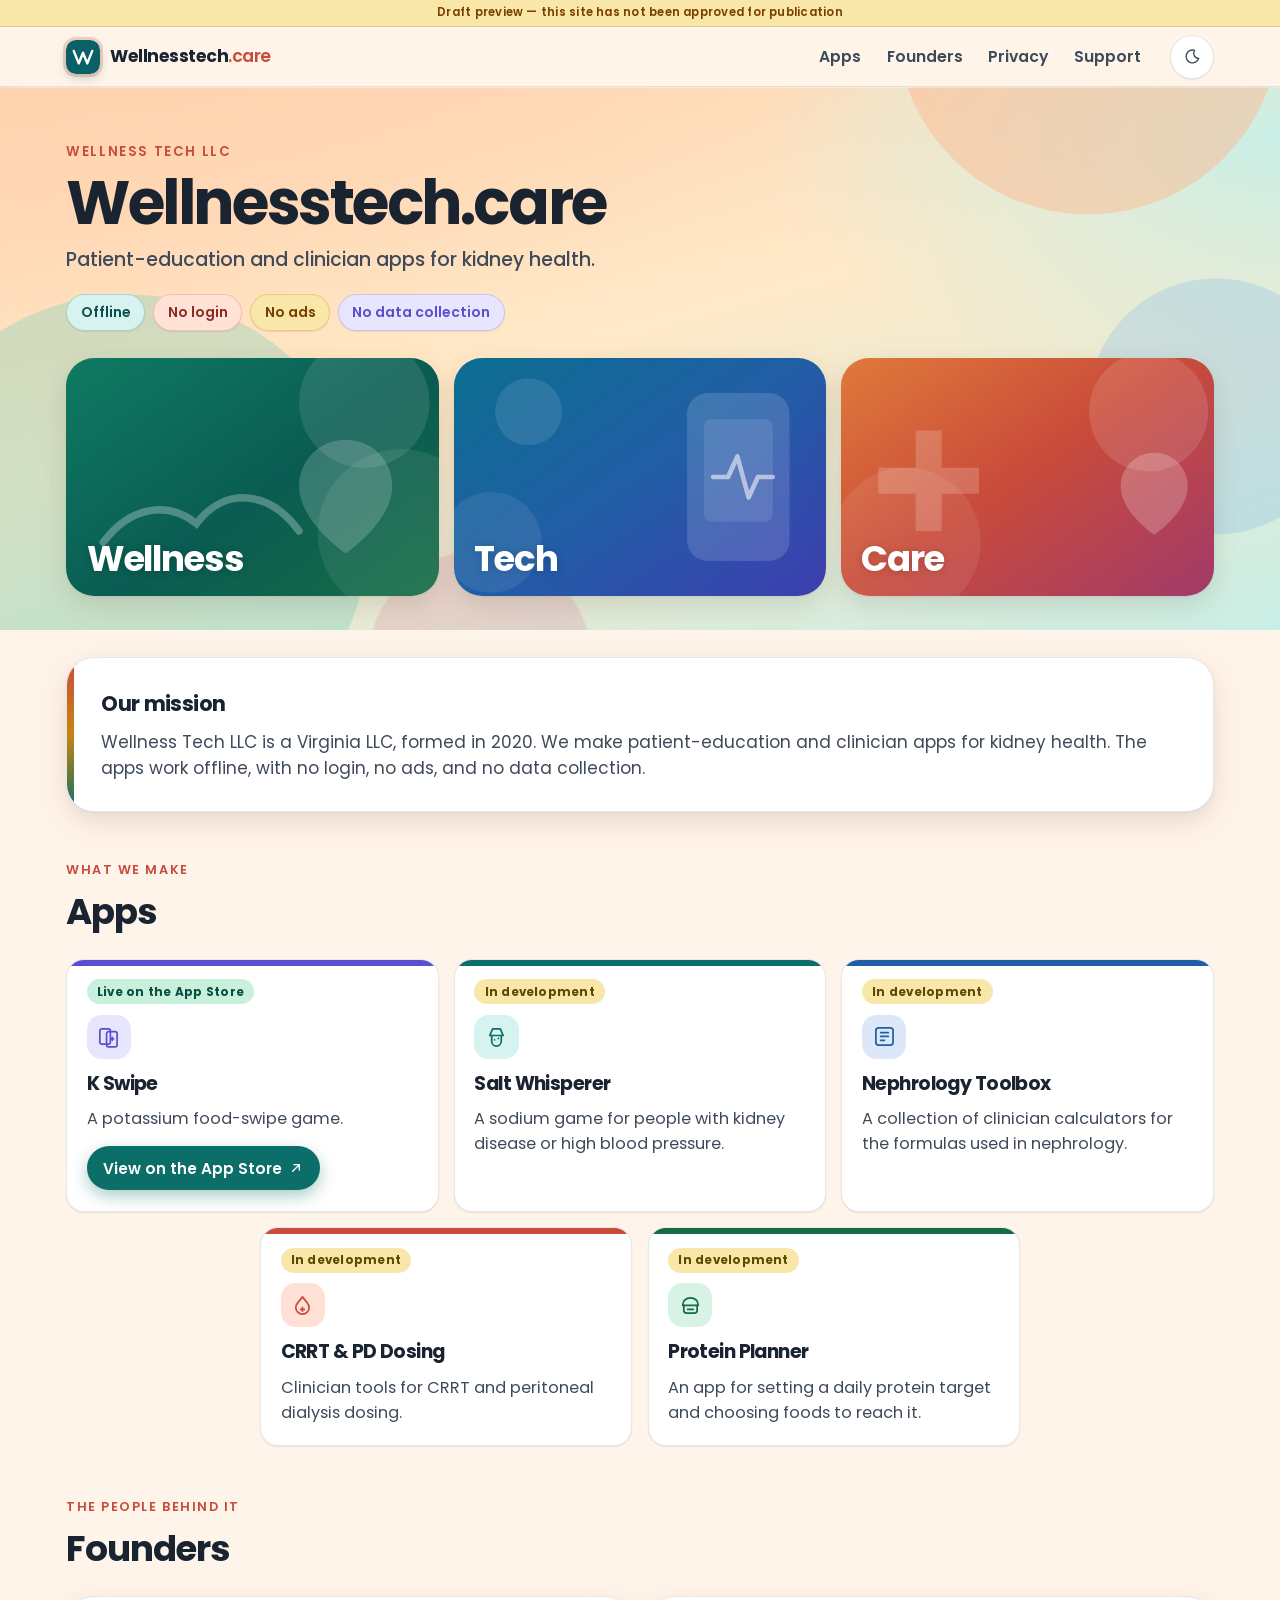
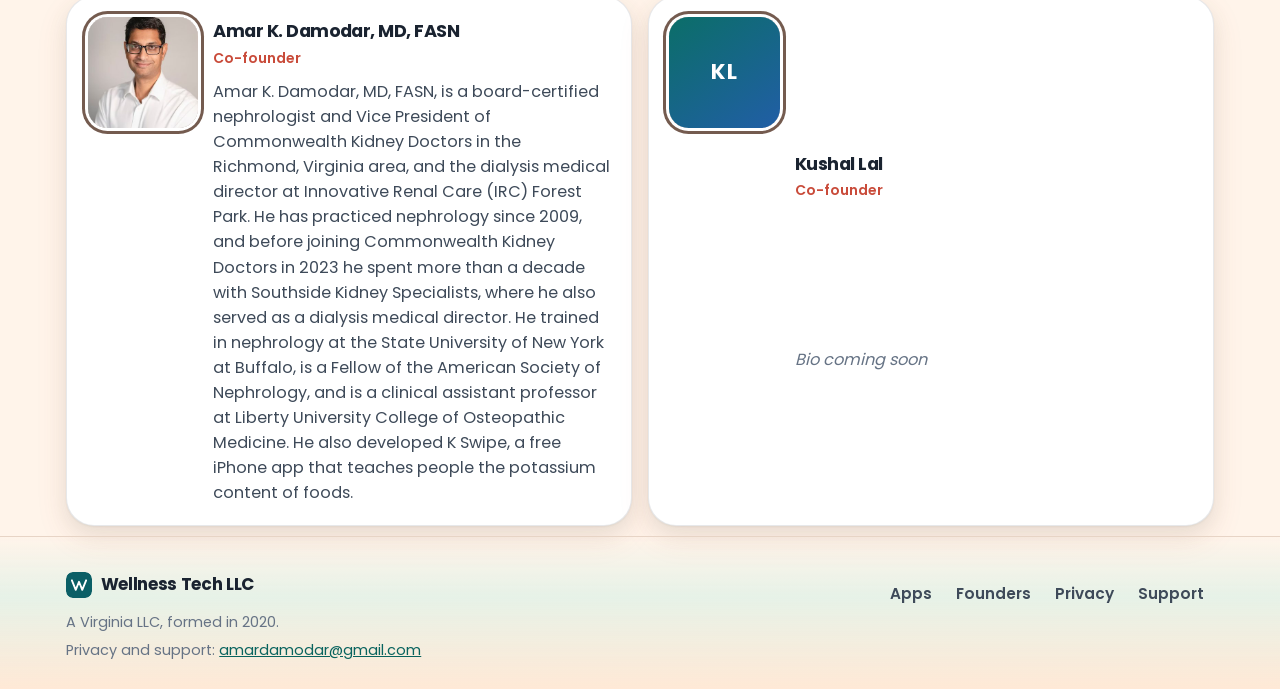
<file: index.html>
<!DOCTYPE html>
<html lang="en">
<head>
  <meta charset="utf-8">
  <meta name="viewport" content="width=device-width, initial-scale=1, viewport-fit=cover">
  <meta name="theme-color" content="#FFF4EA" media="(prefers-color-scheme: light)">
  <meta name="theme-color" content="#102326" media="(prefers-color-scheme: dark)">
  <meta name="description" content="Wellness Tech LLC makes patient-education and clinician apps for kidney health. Offline, no login, no ads, and no data collection.">
  <meta name="robots" content="noindex, nofollow">
  <title>Wellnesstech.care — Wellness Tech LLC (Draft preview)</title>
  <link rel="icon" type="image/svg+xml" href="./img/logo.svg">
  <link rel="icon" type="image/png" sizes="32x32" href="./img/favicon-32.png">
  <link rel="apple-touch-icon" href="./img/apple-touch-icon.png">
  <link rel="stylesheet" href="./css/styles.css">
  <script>
    (function () {
      try {
        var q = new URLSearchParams(location.search).get("theme");
        if (q === "light" || q === "dark") {
          document.documentElement.setAttribute("data-theme", q);
          return;
        }
        var t = localStorage.getItem("wt-theme");
        if (t === "light" || t === "dark") document.documentElement.setAttribute("data-theme", t);
      } catch (e) {}
    })();
  </script>
</head>
<body>
  <a class="skip" href="#main">Skip to content</a>
  <div class="draft-banner" role="status">Draft preview — this site has not been approved for publication</div>
  <header class="site-header">
    <div class="wrap header-inner">
      <a class="brand" href="./">
        <img class="brand-mark" src="./img/logo.svg" width="32" height="32" alt="">
        <span class="brand-name">Wellnesstech<span class="dotcare">.care</span></span>
      </a>
      <nav class="site-nav" aria-label="Primary">
        <a href="./#apps">Apps</a>
        <a href="./#founders">Founders</a>
        <a href="./privacy.html">Privacy</a>
        <a href="./support.html">Support</a>
      </nav>
      <button type="button" class="theme-btn" id="theme-toggle" aria-label="Switch theme" aria-pressed="false">
        <svg class="icon-moon" viewBox="0 0 24 24" fill="none" stroke="currentColor" stroke-width="1.8" stroke-linecap="round" stroke-linejoin="round" aria-hidden="true">
          <path d="M15.4 3.1A8.6 8.6 0 1 0 20.9 14 7 7 0 0 1 15.4 3.1z"/>
        </svg>
        <svg class="icon-sun" viewBox="0 0 24 24" fill="none" stroke="currentColor" stroke-width="1.8" stroke-linecap="round" stroke-linejoin="round" aria-hidden="true">
          <circle cx="12" cy="12" r="4.2"/>
          <path d="M12 3v1.6M12 19.4V21M3 12h1.6M19.4 12H21M5.6 5.6l1.1 1.1M17.3 17.3l1.1 1.1M18.4 5.6l-1.1 1.1M6.7 17.3l-1.1 1.1"/>
        </svg>
      </button>
    </div>
  </header>
  <main id="main">
    <section class="hero">
      <div class="hero-art" aria-hidden="true">
        <svg viewBox="0 0 800 500" preserveAspectRatio="xMidYMid slice" focusable="false">
          <circle cx="680" cy="40" r="120" fill="#ffb38a" fill-opacity="0.45"/>
          <circle cx="80" cy="360" r="150" fill="#5ec8b8" fill-opacity="0.28"/>
          <circle cx="420" cy="-20" r="90" fill="#f0c94d" fill-opacity="0.35"/>
          <circle cx="300" cy="440" r="70" fill="#e07a9a" fill-opacity="0.22"/>
          <circle cx="760" cy="280" r="80" fill="#7eb6e8" fill-opacity="0.28"/>
        </svg>
      </div>
      <div class="wrap">
        <p class="hero-eyebrow">Wellness Tech LLC</p>
        <h1>Wellnesstech.care</h1>
        <p class="hero-lede">Patient-education and clinician apps for kidney health.</p>
        <ul class="principles" aria-label="How the apps are built">
          <li>Offline</li>
          <li>No login</li>
          <li>No ads</li>
          <li>No data collection</li>
        </ul>
      </div>
      <div class="triptych" aria-label="Wellness, Tech, Care">
        <div class="tri-panel tri-wellness">
          <svg class="tri-bg" viewBox="0 0 400 280" preserveAspectRatio="xMaxYMid slice" aria-hidden="true" focusable="false">
            <circle cx="320" cy="60" r="70" fill="#fff" fill-opacity="0.10"/>
            <circle cx="360" cy="200" r="90" fill="#fff" fill-opacity="0.08"/>
            <path d="M250 150c0-28 22-50 50-50s50 22 50 50c0 38-50 72-50 72s-50-34-50-72z" fill="#fff" fill-opacity="0.18"/>
            <path d="M40 210c30-40 70-44 100-20 30-40 78-36 110 8" fill="none" stroke="#fff" stroke-opacity="0.28" stroke-width="8" stroke-linecap="round"/>
          </svg>
          <h2>Wellness</h2>
        </div>
        <div class="tri-panel tri-tech">
          <svg class="tri-bg" viewBox="0 0 400 280" preserveAspectRatio="xMaxYMid slice" aria-hidden="true" focusable="false">
            <rect x="250" y="50" width="110" height="180" rx="22" fill="#fff" fill-opacity="0.14"/>
            <rect x="268" y="78" width="74" height="110" rx="8" fill="#fff" fill-opacity="0.10"/>
            <path d="M278 140h16l10-22 12 44 10-22h16" fill="none" stroke="#fff" stroke-opacity="0.55" stroke-width="5" stroke-linecap="round" stroke-linejoin="round"/>
            <circle cx="80" cy="70" r="36" fill="#fff" fill-opacity="0.10"/>
            <circle cx="40" cy="210" r="54" fill="#fff" fill-opacity="0.08"/>
          </svg>
          <h2>Tech</h2>
        </div>
        <div class="tri-panel tri-care">
          <svg class="tri-bg" viewBox="0 0 400 280" preserveAspectRatio="xMaxYMid slice" aria-hidden="true" focusable="false">
            <circle cx="330" cy="70" r="64" fill="#fff" fill-opacity="0.12"/>
            <circle cx="70" cy="210" r="80" fill="#fff" fill-opacity="0.08"/>
            <path d="M300 150c0-20 16-36 36-36s36 16 36 36c0 28-36 52-36 52s-36-24-36-52z" fill="#fff" fill-opacity="0.22"/>
            <path d="M40 130h40v-40h28v40h40v28h-40v40h-28v-40h-40z" fill="#fff" fill-opacity="0.18"/>
          </svg>
          <h2>Care</h2>
        </div>
      </div>
    </section>

    <section class="mission" aria-labelledby="mission-heading">
      <div class="wrap">
        <div class="mission-card">
          <h2 id="mission-heading">Our mission</h2>
          <p>Wellness Tech LLC is a Virginia LLC, formed in 2020. We make patient-education and clinician apps for kidney health. The apps work offline, with no login, no ads, and no data collection.</p>
        </div>
      </div>
    </section>

    <section class="section" id="apps" aria-labelledby="apps-heading">
      <div class="wrap">
        <p class="section-kicker">What we make</p>
        <div class="section-head">
          <h2 id="apps-heading">Apps</h2>
        </div>
        <div class="apps-grid">
          <article class="app-card app-kswipe">
            <span class="badge badge-live">Live on the App Store</span>
            <span class="app-icon" aria-hidden="true">
              <svg viewBox="0 0 24 24" fill="none" stroke="currentColor" stroke-width="1.8" stroke-linecap="round" stroke-linejoin="round"><rect x="3" y="4" width="11" height="16" rx="2"/><rect x="10" y="7" width="11" height="16" rx="2"/><path d="M14.5 14.5h3M16 13v3"/></svg>
            </span>
            <h3>K Swipe</h3>
            <p>A potassium food-swipe game.</p>
            <a class="btn" href="https://apps.apple.com/us/app/k-swipe/id6827366810" rel="noopener noreferrer">
              View on the App Store
              <svg viewBox="0 0 24 24" fill="none" stroke="currentColor" stroke-width="2" stroke-linecap="round" stroke-linejoin="round" aria-hidden="true"><path d="M7 17 17 7M9 7h8v8"/></svg>
            </a>
          </article>
          <article class="app-card app-salt">
            <span class="badge badge-dev">In development</span>
            <span class="app-icon" aria-hidden="true">
              <svg viewBox="0 0 24 24" fill="none" stroke="currentColor" stroke-width="1.8" stroke-linecap="round" stroke-linejoin="round"><path d="M8 4h8l3 7H5L8 4z"/><path d="M7 11v6a5 5 0 0 0 10 0v-6"/><path d="M10 15.5h.01M14 14h.01"/></svg>
            </span>
            <h3>Salt Whisperer</h3>
            <p>A sodium game for people with kidney disease or high blood pressure.</p>
          </article>
          <article class="app-card app-toolbox">
            <span class="badge badge-dev">In development</span>
            <span class="app-icon" aria-hidden="true">
              <svg viewBox="0 0 24 24" fill="none" stroke="currentColor" stroke-width="1.8" stroke-linecap="round" stroke-linejoin="round"><rect x="3" y="3" width="18" height="18" rx="3"/><path d="M8 8h8M8 12h8M8 16h4"/></svg>
            </span>
            <h3>Nephrology Toolbox</h3>
            <p>A collection of clinician calculators for the formulas used in nephrology.</p>
          </article>
          <article class="app-card app-crrt">
            <span class="badge badge-dev">In development</span>
            <span class="app-icon" aria-hidden="true">
              <svg viewBox="0 0 24 24" fill="none" stroke="currentColor" stroke-width="1.8" stroke-linecap="round" stroke-linejoin="round"><path d="M12 3c2.8 3.8 7 7.2 7 11a7 7 0 1 1-14 0c0-3.8 4.2-7.2 7-11z"/><path d="M12 14v4M10 16h4"/></svg>
            </span>
            <h3>CRRT &amp; PD Dosing</h3>
            <p>Clinician tools for CRRT and peritoneal dialysis dosing.</p>
          </article>
          <article class="app-card app-protein">
            <span class="badge badge-dev">In development</span>
            <span class="app-icon" aria-hidden="true">
              <svg viewBox="0 0 24 24" fill="none" stroke="currentColor" stroke-width="1.8" stroke-linecap="round" stroke-linejoin="round"><path d="M4 11c0-4 3.6-7 8-7s8 3 8 7v1H4v-1z"/><path d="M5 12v5a3 3 0 0 0 3 3h8a3 3 0 0 0 3-3v-5"/><path d="M9 16h6"/></svg>
            </span>
            <h3>Protein Planner</h3>
            <p>An app for setting a daily protein target and choosing foods to reach it.</p>
          </article>
        </div>
      </div>
    </section>

    <section class="section" id="founders" aria-labelledby="founders-heading">
      <div class="wrap">
        <p class="section-kicker">The people behind it</p>
        <div class="section-head">
          <h2 id="founders-heading">Founders</h2>
        </div>
        <div class="founders-grid">
          <article class="founder-card">
            <img class="founder-photo"
                 src="./img/amar-damodar.jpg"
                 srcset="./img/amar-damodar-320.jpg 320w, ./img/amar-damodar.jpg 640w"
                 sizes="104px"
                 width="640" height="640"
                 alt="Portrait of Amar K. Damodar, MD, FASN">
            <h3>Amar K. Damodar, MD, FASN</h3>
            <p class="founder-role">Co-founder</p>
            <p class="founder-bio">Amar K. Damodar, MD, FASN, is a board-certified nephrologist and Vice President of Commonwealth Kidney Doctors in the Richmond, Virginia area, and the dialysis medical director at Innovative Renal Care (IRC) Forest Park. He has practiced nephrology since 2009, and before joining Commonwealth Kidney Doctors in 2023 he spent more than a decade with Southside Kidney Specialists, where he also served as a dialysis medical director. He trained in nephrology at the State University of New York at Buffalo, is a Fellow of the American Society of Nephrology, and is a clinical assistant professor at Liberty University College of Osteopathic Medicine. He also developed K Swipe, a free iPhone app that teaches people the potassium content of foods.</p>
          </article>
          <article class="founder-card">
            <div class="founder-avatar" aria-hidden="true">KL</div>
            <h3>Kushal Lal</h3>
            <p class="founder-role">Co-founder</p>
            <p class="bio-placeholder">Bio coming soon</p>
          </article>
        </div>
      </div>
    </section>
  </main>
  <footer class="site-footer">
    <div class="wrap footer-inner">
      <div>
        <a class="footer-brand" href="./">
          <img src="./img/logo.svg" width="26" height="26" alt="">
          Wellness Tech LLC
        </a>
        <p class="footer-meta">A Virginia LLC, formed in 2020.</p>
        <p class="footer-meta">Privacy and support: <a class="email-link" href="mailto:amardamodar@gmail.com">amardamodar@gmail.com</a></p>
      </div>
      <nav class="footer-links" aria-label="Footer">
        <a href="./#apps">Apps</a>
        <a href="./#founders">Founders</a>
        <a href="./privacy.html">Privacy</a>
        <a href="./support.html">Support</a>
      </nav>
    </div>
  </footer>
  <script src="./js/theme.js"></script>
</body>
</html>
</file>
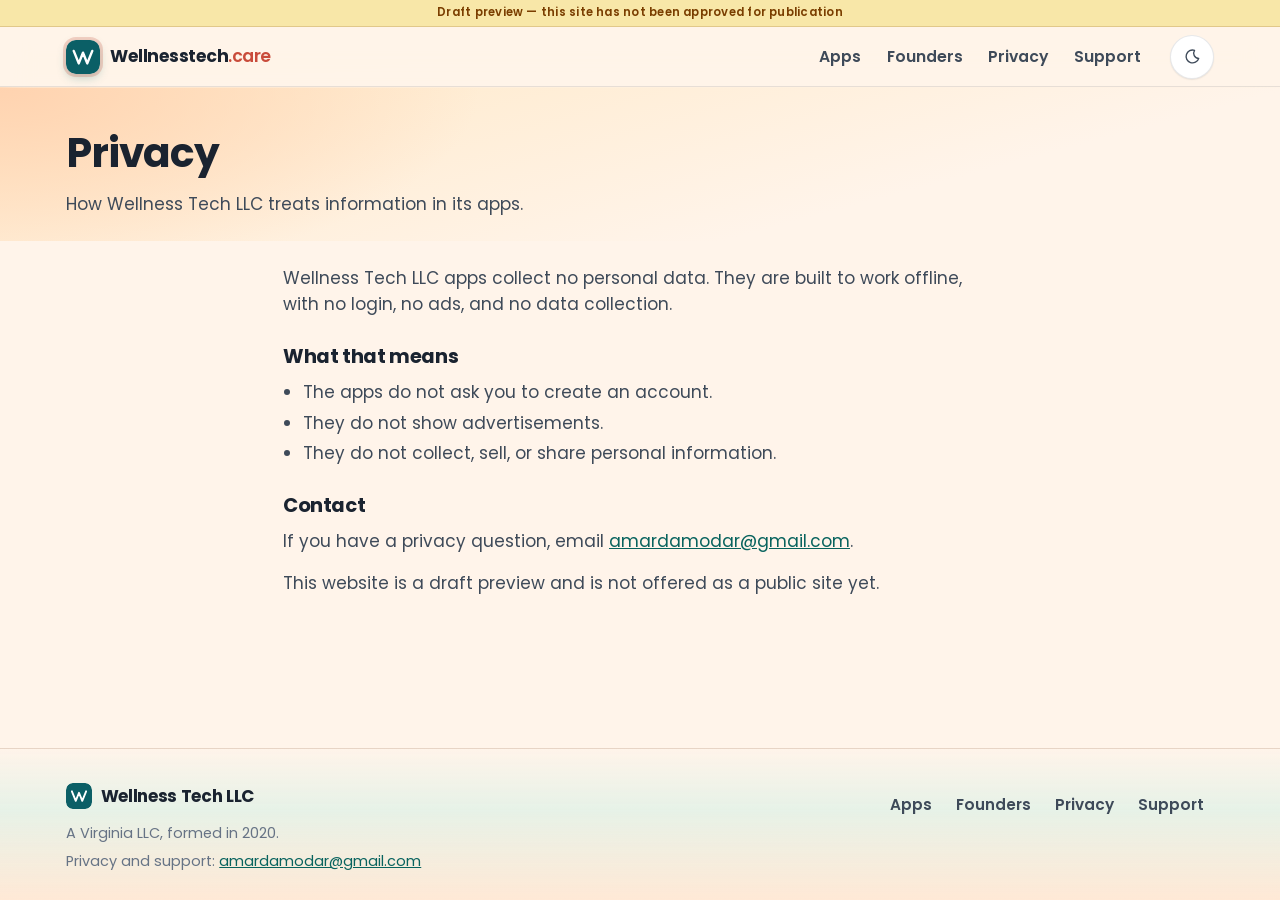
<file: privacy.html>
<!DOCTYPE html>
<html lang="en">
<head>
  <meta charset="utf-8">
  <meta name="viewport" content="width=device-width, initial-scale=1, viewport-fit=cover">
  <meta name="theme-color" content="#FFF4EA" media="(prefers-color-scheme: light)">
  <meta name="theme-color" content="#102326" media="(prefers-color-scheme: dark)">
  <meta name="description" content="Privacy information for Wellness Tech LLC apps. The apps collect no personal data.">
  <meta name="robots" content="noindex, nofollow">
  <title>Privacy — Wellnesstech.care (Draft preview)</title>
  <link rel="icon" type="image/svg+xml" href="./img/logo.svg">
  <link rel="icon" type="image/png" sizes="32x32" href="./img/favicon-32.png">
  <link rel="apple-touch-icon" href="./img/apple-touch-icon.png">
  <link rel="stylesheet" href="./css/styles.css">
  <script>
    (function () {
      try {
        var q = new URLSearchParams(location.search).get("theme");
        if (q === "light" || q === "dark") {
          document.documentElement.setAttribute("data-theme", q);
          return;
        }
        var t = localStorage.getItem("wt-theme");
        if (t === "light" || t === "dark") document.documentElement.setAttribute("data-theme", t);
      } catch (e) {}
    })();
  </script>
</head>
<body>
  <a class="skip" href="#main">Skip to content</a>
  <div class="draft-banner" role="status">Draft preview — this site has not been approved for publication</div>
  <header class="site-header">
    <div class="wrap header-inner">
      <a class="brand" href="./">
        <img class="brand-mark" src="./img/logo.svg" width="32" height="32" alt="">
        <span class="brand-name">Wellnesstech<span class="dotcare">.care</span></span>
      </a>
      <nav class="site-nav" aria-label="Primary">
        <a href="./#apps">Apps</a>
        <a href="./#founders">Founders</a>
        <a href="./privacy.html" aria-current="page">Privacy</a>
        <a href="./support.html">Support</a>
      </nav>
      <button type="button" class="theme-btn" id="theme-toggle" aria-label="Switch theme" aria-pressed="false">
        <svg class="icon-moon" viewBox="0 0 24 24" fill="none" stroke="currentColor" stroke-width="1.8" stroke-linecap="round" stroke-linejoin="round" aria-hidden="true">
          <path d="M15.4 3.1A8.6 8.6 0 1 0 20.9 14 7 7 0 0 1 15.4 3.1z"/>
        </svg>
        <svg class="icon-sun" viewBox="0 0 24 24" fill="none" stroke="currentColor" stroke-width="1.8" stroke-linecap="round" stroke-linejoin="round" aria-hidden="true">
          <circle cx="12" cy="12" r="4.2"/>
          <path d="M12 3v1.6M12 19.4V21M3 12h1.6M19.4 12H21M5.6 5.6l1.1 1.1M17.3 17.3l1.1 1.1M18.4 5.6l-1.1 1.1M6.7 17.3l-1.1 1.1"/>
        </svg>
      </button>
    </div>
  </header>
  <main id="main">
    <header class="page-hero">
      <div class="wrap">
        <h1>Privacy</h1>
        <p>How Wellness Tech LLC treats information in its apps.</p>
      </div>
    </header>
    <div class="wrap prose">
      <p>Wellness Tech LLC apps collect no personal data. They are built to work offline, with no login, no ads, and no data collection.</p>
      <h2>What that means</h2>
      <ul>
        <li>The apps do not ask you to create an account.</li>
        <li>They do not show advertisements.</li>
        <li>They do not collect, sell, or share personal information.</li>
      </ul>
      <h2>Contact</h2>
      <p>If you have a privacy question, email <a class="email-link" href="mailto:amardamodar@gmail.com">amardamodar@gmail.com</a>.</p>
      <p>This website is a draft preview and is not offered as a public site yet.</p>
    </div>
  </main>
  <footer class="site-footer">
    <div class="wrap footer-inner">
      <div>
        <a class="footer-brand" href="./">
          <img src="./img/logo.svg" width="26" height="26" alt="">
          Wellness Tech LLC
        </a>
        <p class="footer-meta">A Virginia LLC, formed in 2020.</p>
        <p class="footer-meta">Privacy and support: <a class="email-link" href="mailto:amardamodar@gmail.com">amardamodar@gmail.com</a></p>
      </div>
      <nav class="footer-links" aria-label="Footer">
        <a href="./#apps">Apps</a>
        <a href="./#founders">Founders</a>
        <a href="./privacy.html">Privacy</a>
        <a href="./support.html">Support</a>
      </nav>
    </div>
  </footer>
  <script src="./js/theme.js"></script>
</body>
</html>
</file>
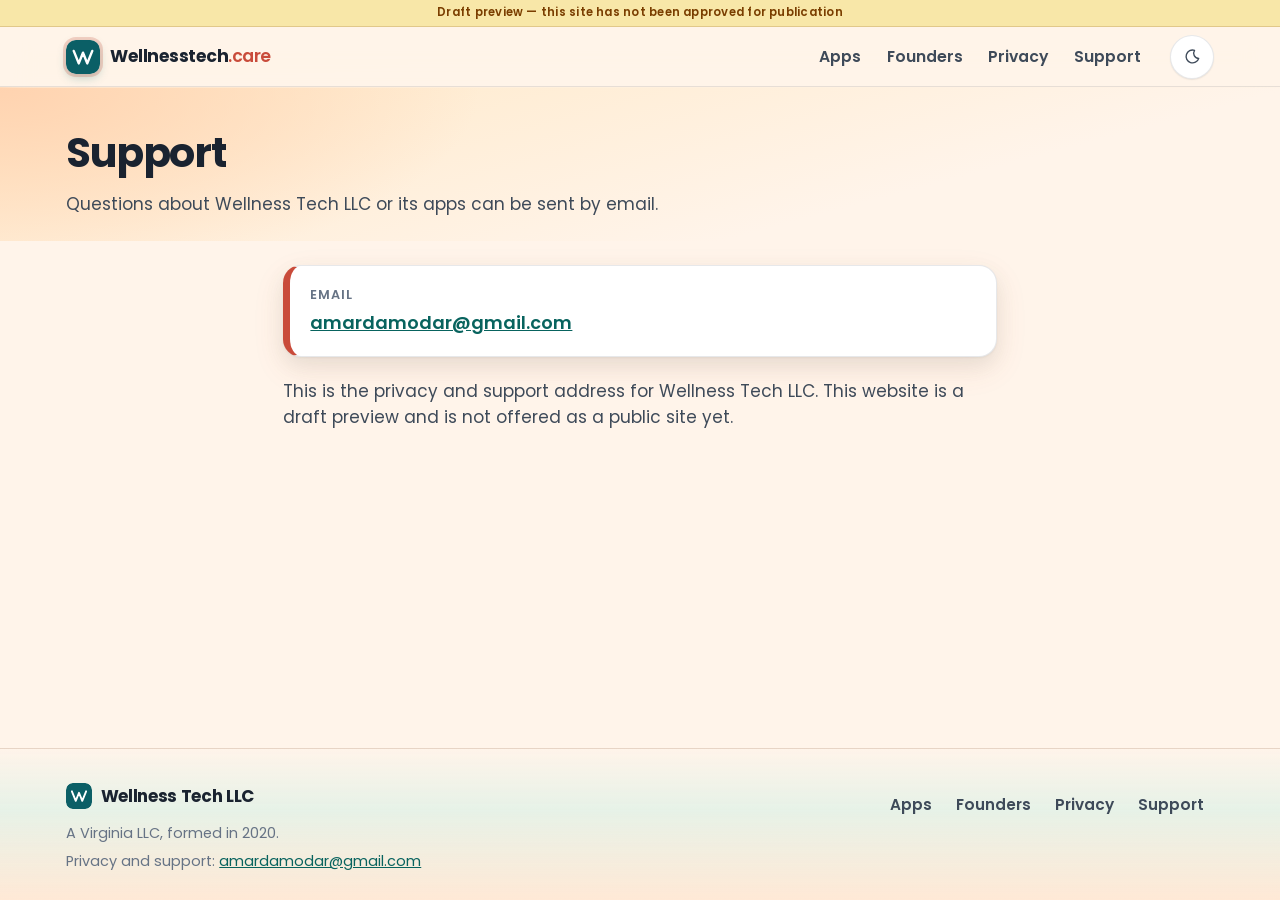
<file: support.html>
<!DOCTYPE html>
<html lang="en">
<head>
  <meta charset="utf-8">
  <meta name="viewport" content="width=device-width, initial-scale=1, viewport-fit=cover">
  <meta name="theme-color" content="#FFF4EA" media="(prefers-color-scheme: light)">
  <meta name="theme-color" content="#102326" media="(prefers-color-scheme: dark)">
  <meta name="description" content="Support and contact for Wellness Tech LLC. Email amardamodar@gmail.com.">
  <meta name="robots" content="noindex, nofollow">
  <title>Support — Wellnesstech.care (Draft preview)</title>
  <link rel="icon" type="image/svg+xml" href="./img/logo.svg">
  <link rel="icon" type="image/png" sizes="32x32" href="./img/favicon-32.png">
  <link rel="apple-touch-icon" href="./img/apple-touch-icon.png">
  <link rel="stylesheet" href="./css/styles.css">
  <script>
    (function () {
      try {
        var q = new URLSearchParams(location.search).get("theme");
        if (q === "light" || q === "dark") {
          document.documentElement.setAttribute("data-theme", q);
          return;
        }
        var t = localStorage.getItem("wt-theme");
        if (t === "light" || t === "dark") document.documentElement.setAttribute("data-theme", t);
      } catch (e) {}
    })();
  </script>
</head>
<body>
  <a class="skip" href="#main">Skip to content</a>
  <div class="draft-banner" role="status">Draft preview — this site has not been approved for publication</div>
  <header class="site-header">
    <div class="wrap header-inner">
      <a class="brand" href="./">
        <img class="brand-mark" src="./img/logo.svg" width="32" height="32" alt="">
        <span class="brand-name">Wellnesstech<span class="dotcare">.care</span></span>
      </a>
      <nav class="site-nav" aria-label="Primary">
        <a href="./#apps">Apps</a>
        <a href="./#founders">Founders</a>
        <a href="./privacy.html">Privacy</a>
        <a href="./support.html" aria-current="page">Support</a>
      </nav>
      <button type="button" class="theme-btn" id="theme-toggle" aria-label="Switch theme" aria-pressed="false">
        <svg class="icon-moon" viewBox="0 0 24 24" fill="none" stroke="currentColor" stroke-width="1.8" stroke-linecap="round" stroke-linejoin="round" aria-hidden="true">
          <path d="M15.4 3.1A8.6 8.6 0 1 0 20.9 14 7 7 0 0 1 15.4 3.1z"/>
        </svg>
        <svg class="icon-sun" viewBox="0 0 24 24" fill="none" stroke="currentColor" stroke-width="1.8" stroke-linecap="round" stroke-linejoin="round" aria-hidden="true">
          <circle cx="12" cy="12" r="4.2"/>
          <path d="M12 3v1.6M12 19.4V21M3 12h1.6M19.4 12H21M5.6 5.6l1.1 1.1M17.3 17.3l1.1 1.1M18.4 5.6l-1.1 1.1M6.7 17.3l-1.1 1.1"/>
        </svg>
      </button>
    </div>
  </header>
  <main id="main">
    <header class="page-hero">
      <div class="wrap">
        <h1>Support</h1>
        <p>Questions about Wellness Tech LLC or its apps can be sent by email.</p>
      </div>
    </header>
    <div class="wrap prose">
      <div class="contact-card">
        <span class="label">Email</span>
        <a class="email-link" href="mailto:amardamodar@gmail.com">amardamodar@gmail.com</a>
      </div>
      <p style="margin-top:1.2rem">This is the privacy and support address for Wellness Tech LLC. This website is a draft preview and is not offered as a public site yet.</p>
    </div>
  </main>
  <footer class="site-footer">
    <div class="wrap footer-inner">
      <div>
        <a class="footer-brand" href="./">
          <img src="./img/logo.svg" width="26" height="26" alt="">
          Wellness Tech LLC
        </a>
        <p class="footer-meta">A Virginia LLC, formed in 2020.</p>
        <p class="footer-meta">Privacy and support: <a class="email-link" href="mailto:amardamodar@gmail.com">amardamodar@gmail.com</a></p>
      </div>
      <nav class="footer-links" aria-label="Footer">
        <a href="./#apps">Apps</a>
        <a href="./#founders">Founders</a>
        <a href="./privacy.html">Privacy</a>
        <a href="./support.html">Support</a>
      </nav>
    </div>
  </footer>
  <script src="./js/theme.js"></script>
</body>
</html>
</file>
<file: css/styles.css>
/* Wellnesstech.care — company site (draft)
   Colorful refresh inspired by the 2021–2023 wellnesstech.care
   Squarespace site (Poppins, full-width Wellness / Tech / Care hero).
   No third-party fonts or analytics. */

@font-face {
  font-family: "Poppins";
  font-style: normal;
  font-weight: 400;
  font-display: swap;
  src: url("../fonts/poppins-400.woff2") format("woff2");
}
@font-face {
  font-family: "Poppins";
  font-style: normal;
  font-weight: 500;
  font-display: swap;
  src: url("../fonts/poppins-500.woff2") format("woff2");
}
@font-face {
  font-family: "Poppins";
  font-style: normal;
  font-weight: 600;
  font-display: swap;
  src: url("../fonts/poppins-600.woff2") format("woff2");
}
@font-face {
  font-family: "Poppins";
  font-style: normal;
  font-weight: 700;
  font-display: swap;
  src: url("../fonts/poppins-700.woff2") format("woff2");
}

:root {
  --bg: #fff4ea;
  --bg-elev: #ffffff;
  --bg-grouped: #fde6d4;
  --ink: #1a2330;
  --ink-muted: #3e4a59;
  --ink-faint: #667385;
  --line: rgba(26, 35, 48, 0.10);
  --line-strong: rgba(26, 35, 48, 0.16);
  --teal: #08635e;
  --teal-deep: #0a4f4b;
  --teal-soft: #d7f3ef;
  --teal-mid: #0b6e68;
  --teal-fill: #0b6e68;
  --coral: #c94b3a;
  --coral-deep: #8b2e22;
  --coral-soft: #ffe1d6;
  --gold: #c98412;
  --gold-soft: #f8e7a8;
  --violet: #5b4ecf;
  --violet-soft: #e8e6ff;
  --blue: #215ea6;
  --blue-soft: #dce8f8;
  --green: #146c45;
  --green-soft: #d8f3e5;
  --peach: #ffd8b8;
  --mint: #c8efe4;
  --navy: #152033;
  --amber-ink: #7a3e00;
  --amber-bg: #f8e7a8;
  --hero-start: #ffd3b0;
  --hero-mid: #ffe9c8;
  --hero-end: #c9efe6;
  --shadow-sm: 0 1px 2px rgba(26, 35, 48, 0.05), 0 1px 1px rgba(26, 35, 48, 0.04);
  --shadow: 0 1px 2px rgba(26, 35, 48, 0.05), 0 12px 32px rgba(201, 75, 58, 0.10), 0 8px 20px rgba(11, 110, 104, 0.08);
  --shadow-lg: 0 8px 28px rgba(26, 35, 48, 0.10), 0 2px 8px rgba(26, 35, 48, 0.06);
  --radius: 18px;
  --radius-lg: 28px;
  --radius-sm: 12px;
  --sans: "Poppins", -apple-system, BlinkMacSystemFont, "Segoe UI", system-ui, "Helvetica Neue", Helvetica, Arial, sans-serif;
  --focus: 0 0 0 3px rgba(11, 110, 104, 0.40);
  --ease: cubic-bezier(0.22, 1, 0.36, 1);
  --safe-t: env(safe-area-inset-top, 0px);
  --safe-b: env(safe-area-inset-bottom, 0px);
  --safe-l: env(safe-area-inset-left, 0px);
  --safe-r: env(safe-area-inset-right, 0px);
  --header-h: 3.5rem;
  --wrap: 72rem;
  --gutter: 1.25rem;
  color-scheme: light dark;
}

@media (prefers-color-scheme: dark) {
  :root:not([data-theme="light"]) {
    --bg: #102326;
    --bg-elev: #1a2c2f;
    --bg-grouped: #163033;
    --ink: #f4efe6;
    --ink-muted: #c0cbc9;
    --ink-faint: #8aa09c;
    --line: rgba(244, 239, 230, 0.12);
    --line-strong: rgba(244, 239, 230, 0.20);
    --teal: #7ee0d6;
    --teal-deep: #c5f3ee;
    --teal-soft: #1a3f42;
    --teal-mid: #4ecdc4;
    --teal-fill: #0f7a72;
    --coral: #f0917e;
    --coral-deep: #ffd0c4;
    --coral-soft: #3a2622;
    --gold: #e8c25a;
    --gold-soft: #3a3218;
    --violet: #b8b1ff;
    --violet-soft: #2a2850;
    --blue: #8bb7f0;
    --blue-soft: #1c314c;
    --green: #6ed9a4;
    --green-soft: #1a3c2e;
    --peach: #5a3c2a;
    --mint: #1d4a44;
    --navy: #e8eef4;
    --amber-ink: #f0d48a;
    --amber-bg: #3a3218;
    --hero-start: #2a221c;
    --hero-mid: #1a2e2c;
    --hero-end: #16332f;
    --shadow-sm: 0 1px 2px rgba(0, 0, 0, 0.35);
    --shadow: 0 1px 2px rgba(0, 0, 0, 0.28), 0 16px 36px rgba(0, 0, 0, 0.45);
    --shadow-lg: 0 10px 32px rgba(0, 0, 0, 0.45);
    --focus: 0 0 0 3px rgba(126, 224, 214, 0.45);
  }
}

[data-theme="dark"] {
    --bg: #102326;
    --bg-elev: #1a2c2f;
    --bg-grouped: #163033;
    --ink: #f4efe6;
    --ink-muted: #c0cbc9;
    --ink-faint: #8aa09c;
    --line: rgba(244, 239, 230, 0.12);
    --line-strong: rgba(244, 239, 230, 0.20);
    --teal: #7ee0d6;
    --teal-deep: #c5f3ee;
    --teal-soft: #1a3f42;
    --teal-mid: #4ecdc4;
    --teal-fill: #0f7a72;
    --coral: #f0917e;
    --coral-deep: #ffd0c4;
    --coral-soft: #3a2622;
    --gold: #e8c25a;
    --gold-soft: #3a3218;
    --violet: #b8b1ff;
    --violet-soft: #2a2850;
    --blue: #8bb7f0;
    --blue-soft: #1c314c;
    --green: #6ed9a4;
    --green-soft: #1a3c2e;
    --peach: #5a3c2a;
    --mint: #1d4a44;
    --navy: #e8eef4;
    --amber-ink: #f0d48a;
    --amber-bg: #3a3218;
    --hero-start: #2a221c;
    --hero-mid: #1a2e2c;
    --hero-end: #16332f;
    --shadow-sm: 0 1px 2px rgba(0, 0, 0, 0.35);
    --shadow: 0 1px 2px rgba(0, 0, 0, 0.28), 0 16px 36px rgba(0, 0, 0, 0.45);
    --shadow-lg: 0 10px 32px rgba(0, 0, 0, 0.45);
    --focus: 0 0 0 3px rgba(126, 224, 214, 0.45);
}

[data-theme="light"] {
  --bg: #fff4ea;
  --bg-elev: #ffffff;
  --bg-grouped: #fde6d4;
  --ink: #1a2330;
  --ink-muted: #3e4a59;
  --ink-faint: #667385;
  --line: rgba(26, 35, 48, 0.10);
  --line-strong: rgba(26, 35, 48, 0.16);
  --teal: #08635e;
  --teal-deep: #0a4f4b;
  --teal-soft: #d7f3ef;
  --teal-mid: #0b6e68;
  --teal-fill: #0b6e68;
  --coral: #c94b3a;
  --coral-deep: #8b2e22;
  --coral-soft: #ffe1d6;
  --gold: #c98412;
  --gold-soft: #f8e7a8;
  --violet: #5b4ecf;
  --violet-soft: #e8e6ff;
  --blue: #215ea6;
  --blue-soft: #dce8f8;
  --green: #146c45;
  --green-soft: #d8f3e5;
  --peach: #ffd8b8;
  --mint: #c8efe4;
  --navy: #152033;
  --amber-ink: #7a3e00;
  --amber-bg: #f8e7a8;
  --hero-start: #ffd3b0;
  --hero-mid: #ffe9c8;
  --hero-end: #c9efe6;
  --shadow-sm: 0 1px 2px rgba(26, 35, 48, 0.05), 0 1px 1px rgba(26, 35, 48, 0.04);
  --shadow: 0 1px 2px rgba(26, 35, 48, 0.05), 0 12px 32px rgba(201, 75, 58, 0.10), 0 8px 20px rgba(11, 110, 104, 0.08);
  --shadow-lg: 0 8px 28px rgba(26, 35, 48, 0.10), 0 2px 8px rgba(26, 35, 48, 0.06);
  --focus: 0 0 0 3px rgba(11, 110, 104, 0.40);
}

*, *::before, *::after { box-sizing: border-box; }

html {
  font-size: 17px;
  -webkit-text-size-adjust: 100%;
  scroll-behavior: smooth;
  height: 100%;
}

@media (prefers-reduced-motion: reduce) {
  html { scroll-behavior: auto; }
  *, *::before, *::after {
    animation: none !important;
    transition: none !important;
  }
}

html, body { margin: 0; padding: 0; }

body {
  font-family: var(--sans);
  background: var(--bg);
  color: var(--ink);
  line-height: 1.55;
  min-height: 100%;
  min-height: 100dvh;
  display: flex;
  flex-direction: column;
  -webkit-font-smoothing: antialiased;
  -moz-osx-font-smoothing: grayscale;
}

img { max-width: 100%; height: auto; display: block; }
button { font: inherit; color: inherit; cursor: pointer; background: none; border: 0; padding: 0; }
a { color: var(--teal); }

.skip {
  position: absolute; left: -999px; top: 0; z-index: 200;
  background: var(--teal-fill); color: #fff; padding: 0.5rem 1rem; border-radius: 0 0 8px 0;
  text-decoration: none;
}
.skip:focus { left: 0.5rem; top: 0.5rem; outline: none; box-shadow: var(--focus); }

.draft-banner {
  flex: 0 0 auto;
  z-index: 80;
  background: var(--amber-bg);
  color: var(--amber-ink);
  text-align: center;
  font-weight: 600;
  font-size: 0.68rem;
  letter-spacing: 0.02em;
  line-height: 1.3;
  padding: calc(0.32rem + var(--safe-t)) max(var(--gutter), var(--safe-r)) 0.32rem max(var(--gutter), var(--safe-l));
  border-bottom: 0.5px solid color-mix(in srgb, var(--amber-ink) 18%, transparent);
}

.wrap {
  width: min(100%, var(--wrap));
  margin-inline: auto;
  padding-inline: max(var(--gutter), var(--safe-l)) max(var(--gutter), var(--safe-r));
}

/* Header */
.site-header {
  position: sticky;
  top: 0;
  z-index: 50;
  background: color-mix(in srgb, var(--bg) 82%, transparent);
  backdrop-filter: saturate(1.5) blur(16px);
  -webkit-backdrop-filter: saturate(1.5) blur(16px);
  border-bottom: 0.5px solid var(--line);
}
.header-inner {
  display: flex;
  flex-wrap: wrap;
  align-items: center;
  gap: 0.5rem 1rem;
  min-height: var(--header-h);
}
.brand {
  display: inline-flex;
  align-items: center;
  gap: 0.6rem;
  text-decoration: none;
  color: var(--ink);
  font-weight: 700;
  letter-spacing: -0.03em;
  min-height: 44px;
}
.brand-mark {
  width: 34px;
  height: 34px;
  border-radius: 10px;
  box-shadow: 0 0 0 3px color-mix(in srgb, var(--coral) 22%, transparent),
              0 4px 10px color-mix(in srgb, var(--teal-mid) 25%, transparent);
}
.brand-name { font-size: 1.02rem; }
.dotcare { color: var(--coral); font-weight: 600; }

.site-nav {
  display: flex;
  flex-wrap: wrap;
  gap: 0.1rem;
  margin-left: auto;
}
.site-nav a {
  color: var(--ink-muted);
  text-decoration: none;
  font-weight: 550;
  font-size: 0.92rem;
  padding: 0.45rem 0.7rem;
  min-height: 44px;
  display: inline-flex;
  align-items: center;
  border-radius: 999px;
}
.site-nav a:hover { color: var(--ink); background: color-mix(in srgb, var(--coral) 10%, var(--bg-elev)); }
.site-nav a:focus-visible { outline: none; box-shadow: var(--focus); }

.theme-btn {
  width: 44px;
  height: 44px;
  border-radius: 50%;
  display: inline-flex;
  align-items: center;
  justify-content: center;
  color: var(--ink-muted);
  background: var(--bg-elev);
  box-shadow: var(--shadow-sm);
  border: 0.5px solid var(--line);
  flex: 0 0 auto;
}
.theme-btn:hover { color: var(--ink); }
.theme-btn:focus-visible { outline: none; box-shadow: var(--focus); }
.theme-btn svg { width: 18px; height: 18px; }
.theme-btn .icon-sun { display: none; }
[data-theme="dark"] .theme-btn .icon-sun { display: block; }
[data-theme="dark"] .theme-btn .icon-moon { display: none; }
@media (prefers-color-scheme: dark) {
  :root:not([data-theme="light"]) .theme-btn .icon-sun { display: block; }
  :root:not([data-theme="light"]) .theme-btn .icon-moon { display: none; }
}
[data-theme="light"] .theme-btn .icon-sun { display: none; }
[data-theme="light"] .theme-btn .icon-moon { display: block; }

/* Hero */
.hero {
  position: relative;
  overflow: hidden;
  padding: 2.4rem 0 0;
  background:
    radial-gradient(1200px 480px at 12% -10%, var(--hero-start), transparent 62%),
    radial-gradient(900px 420px at 100% 10%, var(--hero-end), transparent 58%),
    linear-gradient(165deg, var(--hero-start) 0%, var(--hero-mid) 46%, var(--hero-end) 100%);
}
.hero-art {
  position: absolute;
  inset: 0;
  pointer-events: none;
  z-index: 0;
}
.hero-art svg { width: 100%; height: 100%; display: block; }
.hero .wrap { position: relative; z-index: 1; padding-bottom: 1.6rem; }

.hero-eyebrow {
  margin: 0 0 0.45rem;
  font-size: 0.78rem;
  font-weight: 600;
  letter-spacing: 0.12em;
  text-transform: uppercase;
  color: var(--coral);
}
.hero h1 {
  margin: 0 0 0.55rem;
  font-size: clamp(2.1rem, 7vw, 3.6rem);
  line-height: 1.08;
  letter-spacing: -0.04em;
  font-weight: 700;
  color: var(--ink);
}
.hero-lede {
  margin: 0 0 1.15rem;
  font-size: 1.12rem;
  color: var(--ink-muted);
  max-width: 34rem;
  font-weight: 500;
}

.principles {
  list-style: none;
  display: flex;
  flex-wrap: wrap;
  gap: 0.45rem;
  margin: 0;
  padding: 0;
}
.principles li {
  background: var(--bg-elev);
  color: var(--ink);
  border: 0.5px solid var(--line);
  border-radius: 999px;
  padding: 0.38rem 0.8rem;
  font-size: 0.82rem;
  font-weight: 600;
  box-shadow: var(--shadow-sm);
}
.principles li:nth-child(1) { background: var(--teal-soft); color: var(--teal-deep); border-color: color-mix(in srgb, var(--teal) 22%, transparent); }
.principles li:nth-child(2) { background: var(--coral-soft); color: var(--coral-deep); border-color: color-mix(in srgb, var(--coral) 22%, transparent); }
.principles li:nth-child(3) { background: var(--gold-soft); color: var(--amber-ink); border-color: color-mix(in srgb, var(--gold) 28%, transparent); }
.principles li:nth-child(4) { background: var(--violet-soft); color: var(--violet); border-color: color-mix(in srgb, var(--violet) 22%, transparent); }

/* Wellness / Tech / Care triptych */
.triptych {
  position: relative;
  z-index: 1;
  display: grid;
  grid-template-columns: 1fr;
  gap: 0.7rem;
  width: min(100%, var(--wrap));
  margin: 0 auto;
  padding: 0 max(var(--gutter), var(--safe-l)) 1.6rem max(var(--gutter), var(--safe-r));
}
.tri-panel {
  position: relative;
  overflow: hidden;
  min-height: 9.5rem;
  border-radius: var(--radius-lg);
  display: flex;
  align-items: flex-end;
  padding: 1.15rem 1.2rem;
  box-shadow: var(--shadow);
  color: #fff;
}
.tri-panel svg.tri-bg {
  position: absolute;
  inset: 0;
  width: 100%;
  height: 100%;
  pointer-events: none;
}
.tri-panel h2 {
  position: relative;
  z-index: 1;
  margin: 0;
  font-size: clamp(1.6rem, 5vw, 2.1rem);
  font-weight: 700;
  letter-spacing: -0.03em;
  line-height: 1;
  text-shadow: 0 1px 8px rgba(0,0,0,0.18);
}
.tri-wellness { background: linear-gradient(145deg, #0f7a62 0%, #0a5c52 55%, #146c45 100%); }
.tri-tech { background: linear-gradient(145deg, #0b6e90 0%, #215ea6 50%, #3d3eb0 100%); }
.tri-care { background: linear-gradient(145deg, #e07a3a 0%, #c94b3a 48%, #a13a6a 100%); }

/* Mission */
.mission { padding: 1.6rem 0 0.4rem; }
.mission-card {
  background: var(--bg-elev);
  border: 0.5px solid var(--line);
  border-radius: var(--radius-lg);
  padding: 1.4rem 1.35rem;
  box-shadow: var(--shadow);
  position: relative;
  overflow: hidden;
}
.mission-card::before {
  content: "";
  position: absolute;
  left: 0; top: 0; bottom: 0;
  width: 7px;
  background: linear-gradient(180deg, var(--coral), var(--gold), var(--teal-mid));
}
.mission-card h2 {
  margin: 0 0 0.45rem;
  font-size: 1.25rem;
  letter-spacing: -0.03em;
}
.mission-card p {
  margin: 0;
  color: var(--ink-muted);
}

.section { padding: 2.4rem 0 0.6rem; }
.section-kicker {
  margin: 0 0 0.25rem;
  font-size: 0.75rem;
  font-weight: 600;
  letter-spacing: 0.12em;
  text-transform: uppercase;
  color: var(--coral);
}
.section-head h2 {
  margin: 0 0 1.15rem;
  font-size: clamp(1.6rem, 4vw, 2.1rem);
  letter-spacing: -0.03em;
}

/* Apps */
.apps-grid {
  display: grid;
  grid-template-columns: 1fr;
  gap: 0.9rem;
}
.app-card {
  background: var(--bg-elev);
  border: 0.5px solid var(--line);
  border-radius: var(--radius);
  padding: 1.15rem 1.15rem 1.2rem;
  box-shadow: var(--shadow-sm);
  display: flex;
  flex-direction: column;
  gap: 0.45rem;
  position: relative;
  overflow: hidden;
  transition: transform 0.25s var(--ease), box-shadow 0.25s var(--ease);
}
.app-card::before {
  content: "";
  position: absolute;
  left: 0; top: 0; right: 0;
  height: 6px;
  background: var(--app-accent, var(--teal-mid));
}
.app-card:hover { transform: translateY(-3px); box-shadow: var(--shadow-lg); }
.app-card .app-icon {
  width: 2.6rem;
  height: 2.6rem;
  border-radius: 0.85rem;
  display: inline-flex;
  align-items: center;
  justify-content: center;
  background: var(--app-soft, var(--teal-soft));
  color: var(--app-accent, var(--teal));
  margin-top: 0.15rem;
}
.app-card .app-icon svg { width: 1.35rem; height: 1.35rem; }
.app-card h3 {
  margin: 0.15rem 0 0;
  font-size: 1.12rem;
  letter-spacing: -0.03em;
}
.app-card p {
  margin: 0;
  color: var(--ink-muted);
  flex: 1;
  font-size: 0.95rem;
}

.app-kswipe { --app-accent: #5b4ecf; --app-soft: #e8e6ff; }
.app-salt { --app-accent: #0b6e68; --app-soft: #d7f3ef; }
.app-toolbox { --app-accent: #215ea6; --app-soft: #dce8f8; }
.app-crrt { --app-accent: #c94b3a; --app-soft: #ffe1d6; }
.app-protein { --app-accent: #146c45; --app-soft: #d8f3e5; }

@media (prefers-color-scheme: dark) {
  :root:not([data-theme="light"]) .app-kswipe { --app-accent: #b8b1ff; --app-soft: #2a2850; }
  :root:not([data-theme="light"]) .app-salt { --app-accent: #7ee0d6; --app-soft: #1a3f42; }
  :root:not([data-theme="light"]) .app-toolbox { --app-accent: #8bb7f0; --app-soft: #1c314c; }
  :root:not([data-theme="light"]) .app-crrt { --app-accent: #f0917e; --app-soft: #3a2622; }
  :root:not([data-theme="light"]) .app-protein { --app-accent: #6ed9a4; --app-soft: #1a3c2e; }
  :root:not([data-theme="light"]) .badge-live { background: #1a3c2e; color: #6ed9a4; }
  :root:not([data-theme="light"]) .badge-dev { background: #3a3218; color: #f0d48a; }
}
[data-theme="dark"] .app-kswipe { --app-accent: #b8b1ff; --app-soft: #2a2850; }
[data-theme="dark"] .app-salt { --app-accent: #7ee0d6; --app-soft: #1a3f42; }
[data-theme="dark"] .app-toolbox { --app-accent: #8bb7f0; --app-soft: #1c314c; }
[data-theme="dark"] .app-crrt { --app-accent: #f0917e; --app-soft: #3a2622; }
[data-theme="dark"] .app-protein { --app-accent: #6ed9a4; --app-soft: #1a3c2e; }
[data-theme="dark"] .badge-live { background: #1a3c2e; color: #6ed9a4; }
[data-theme="dark"] .badge-dev { background: #3a3218; color: #f0d48a; }

.badge {
  align-self: flex-start;
  display: inline-flex;
  align-items: center;
  border-radius: 999px;
  padding: 0.2rem 0.6rem;
  font-size: 0.7rem;
  font-weight: 650;
  letter-spacing: 0.02em;
  order: -1;
}
.badge-live { background: #c8f0dd; color: #085041; }
.badge-dev { background: #f8e7a8; color: #5c4a00; }
.btn {
  align-self: flex-start;
  display: inline-flex;
  align-items: center;
  gap: 0.35rem;
  margin-top: 0.45rem;
  background: var(--teal-fill);
  color: #fff;
  text-decoration: none;
  font-weight: 600;
  font-size: 0.9rem;
  padding: 0.55rem 0.95rem;
  border-radius: 999px;
  min-height: 44px;
  box-shadow: 0 6px 16px color-mix(in srgb, var(--teal-fill) 35%, transparent);
}
.btn:hover { filter: brightness(1.08); }
.btn:focus-visible { outline: none; box-shadow: var(--focus), 0 6px 16px color-mix(in srgb, var(--teal-fill) 35%, transparent); }
.btn svg { width: 16px; height: 16px; }

/* Founders */
.founders-grid {
  display: grid;
  grid-template-columns: 1fr;
  gap: 0.9rem;
}
.founder-card {
  background: var(--bg-elev);
  border: 0.5px solid var(--line);
  border-radius: var(--radius-lg);
  padding: 1.2rem;
  box-shadow: var(--shadow);
  display: grid;
  grid-template-columns: auto 1fr;
  grid-template-rows: auto auto auto;
  column-gap: 0.9rem;
  row-gap: 0.15rem;
}
.founder-photo,
.founder-avatar {
  width: 4.8rem;
  height: 4.8rem;
  border-radius: 1.15rem;
  object-fit: cover;
  grid-row: 1 / span 2;
  box-shadow: 0 0 0 3px var(--bg-elev), 0 0 0 6px color-mix(in srgb, var(--coral) 55%, var(--teal-mid));
}
.founder-avatar {
  display: flex;
  align-items: center;
  justify-content: center;
  background: linear-gradient(145deg, #0b6e68, #215ea6);
  color: #fff;
  font-weight: 700;
  font-size: 1.25rem;
  letter-spacing: 0.04em;
}
.founder-card h3 {
  margin: 0;
  font-size: 1.05rem;
  letter-spacing: -0.03em;
  align-self: end;
}
.founder-role {
  margin: 0;
  color: var(--coral);
  font-weight: 600;
  font-size: 0.82rem;
}
.founder-bio,
.bio-placeholder {
  grid-column: 1 / -1;
  margin: 0.7rem 0 0;
  color: var(--ink-muted);
  font-size: 0.95rem;
}
.bio-placeholder {
  font-style: italic;
  color: var(--ink-faint);
}

/* Inner pages */
.page-hero {
  padding: 2rem 0 1.4rem;
  background:
    radial-gradient(800px 320px at 0% 0%, var(--hero-start), transparent 60%),
    linear-gradient(165deg, var(--hero-mid), var(--bg) 70%);
}
.page-hero h1 {
  margin: 0 0 0.35rem;
  font-size: clamp(1.8rem, 5vw, 2.4rem);
  letter-spacing: -0.03em;
}
.page-hero p { margin: 0; color: var(--ink-muted); max-width: 36rem; }

.prose { padding: 1.4rem 0 3rem; max-width: 42rem; }
.prose h2 {
  margin: 1.4rem 0 0.45rem;
  font-size: 1.15rem;
  letter-spacing: -0.02em;
}
.prose p, .prose li { color: var(--ink-muted); }
.prose p { margin: 0 0 0.9rem; }
.prose ul { margin: 0 0 1rem; padding-left: 1.15rem; }
.prose li { margin: 0.25rem 0; }

.contact-card {
  background: var(--bg-elev);
  border: 0.5px solid var(--line);
  border-radius: var(--radius);
  padding: 1.15rem 1.2rem;
  box-shadow: var(--shadow);
  display: flex;
  flex-direction: column;
  gap: 0.25rem;
  border-left: 7px solid var(--coral);
}
.contact-card .label {
  font-size: 0.75rem;
  font-weight: 600;
  letter-spacing: 0.08em;
  text-transform: uppercase;
  color: var(--ink-faint);
}
.contact-card .email-link { font-size: 1.05rem; align-self: flex-start; font-weight: 600; }
.email-link { color: var(--teal); word-break: break-word; }
.email-link:focus-visible { outline: none; box-shadow: var(--focus); border-radius: 4px; }

/* Footer */
.site-footer {
  margin-top: auto;
  padding: 2rem 0 calc(1.6rem + var(--safe-b));
  background:
    linear-gradient(180deg, transparent, color-mix(in srgb, var(--mint) 45%, transparent) 40%, color-mix(in srgb, var(--peach) 40%, var(--bg)) 100%);
  border-top: 0.5px solid var(--line);
}
.footer-inner {
  display: flex;
  flex-wrap: wrap;
  gap: 1rem 1.5rem;
  align-items: flex-start;
}
.footer-brand {
  display: inline-flex;
  align-items: center;
  gap: 0.5rem;
  color: var(--ink);
  text-decoration: none;
  font-weight: 700;
  letter-spacing: -0.02em;
}
.footer-brand img { border-radius: 7px; }
.footer-meta {
  margin: 0.35rem 0 0;
  color: var(--ink-faint);
  font-size: 0.85rem;
}
.footer-links {
  display: flex;
  flex-wrap: wrap;
  gap: 0.2rem;
  margin-left: auto;
  align-items: center;
}
.footer-links a {
  color: var(--ink-muted);
  text-decoration: none;
  font-weight: 560;
  font-size: 0.9rem;
  padding: 0.45rem 0.6rem;
  min-height: 44px;
  display: inline-flex;
  align-items: center;
}
.footer-links a:hover { color: var(--ink); }
.footer-links a:focus-visible { outline: none; box-shadow: var(--focus); border-radius: 8px; }

.error-page {
  text-align: left;
  padding: 3rem 0 4rem;
}
.error-page h1 {
  font-size: 2rem;
  letter-spacing: -0.03em;
  margin: 0 0 0.5rem;
}
.error-page p { color: var(--ink-muted); margin: 0 0 1.2rem; }

@media (min-width: 640px) {
  :root { --gutter: 1.75rem; }
  .hero { padding-top: 3.2rem; }
  .triptych { grid-template-columns: 1fr 1fr 1fr; gap: 0.85rem; padding-bottom: 2rem; }
  .tri-panel { min-height: 12.5rem; }
  .apps-grid { grid-template-columns: 1fr 1fr; }
  .founder-card { grid-template-columns: auto 1fr; }
  .founder-photo, .founder-avatar {
    width: 6.5rem;
    height: 6.5rem;
    grid-row: 1 / span 3;
  }
  .founder-bio, .bio-placeholder { grid-column: 2; }
  .founder-bio { margin-top: 0.45rem; }
  .bio-placeholder { margin-top: 0.55rem; }
  .mission-card { padding: 1.75rem 1.8rem 1.75rem 2rem; }
}

@media (min-width: 960px) {
  :root { --gutter: 2.25rem; }
  .apps-grid { grid-template-columns: repeat(6, 1fr); }
  .app-card:nth-child(1),
  .app-card:nth-child(2),
  .app-card:nth-child(3) { grid-column: span 2; }
  .app-card:nth-child(4) { grid-column: 2 / span 2; }
  .app-card:nth-child(5) { grid-column: 4 / span 2; }
  .founders-grid { grid-template-columns: 1fr 1fr; }
  .header-inner { flex-wrap: nowrap; }
  .tri-panel { min-height: 14rem; }
}

@media (max-width: 479px) {
  .site-nav { width: 100%; order: 3; }
  .site-nav a { padding-inline: 0.5rem; font-size: 0.88rem; }
  .founder-card { grid-template-columns: auto 1fr; }
  .founder-photo, .founder-avatar { width: 4.4rem; height: 4.4rem; border-radius: 1rem; }
  .footer-links { margin-left: 0; }
}
</file>
